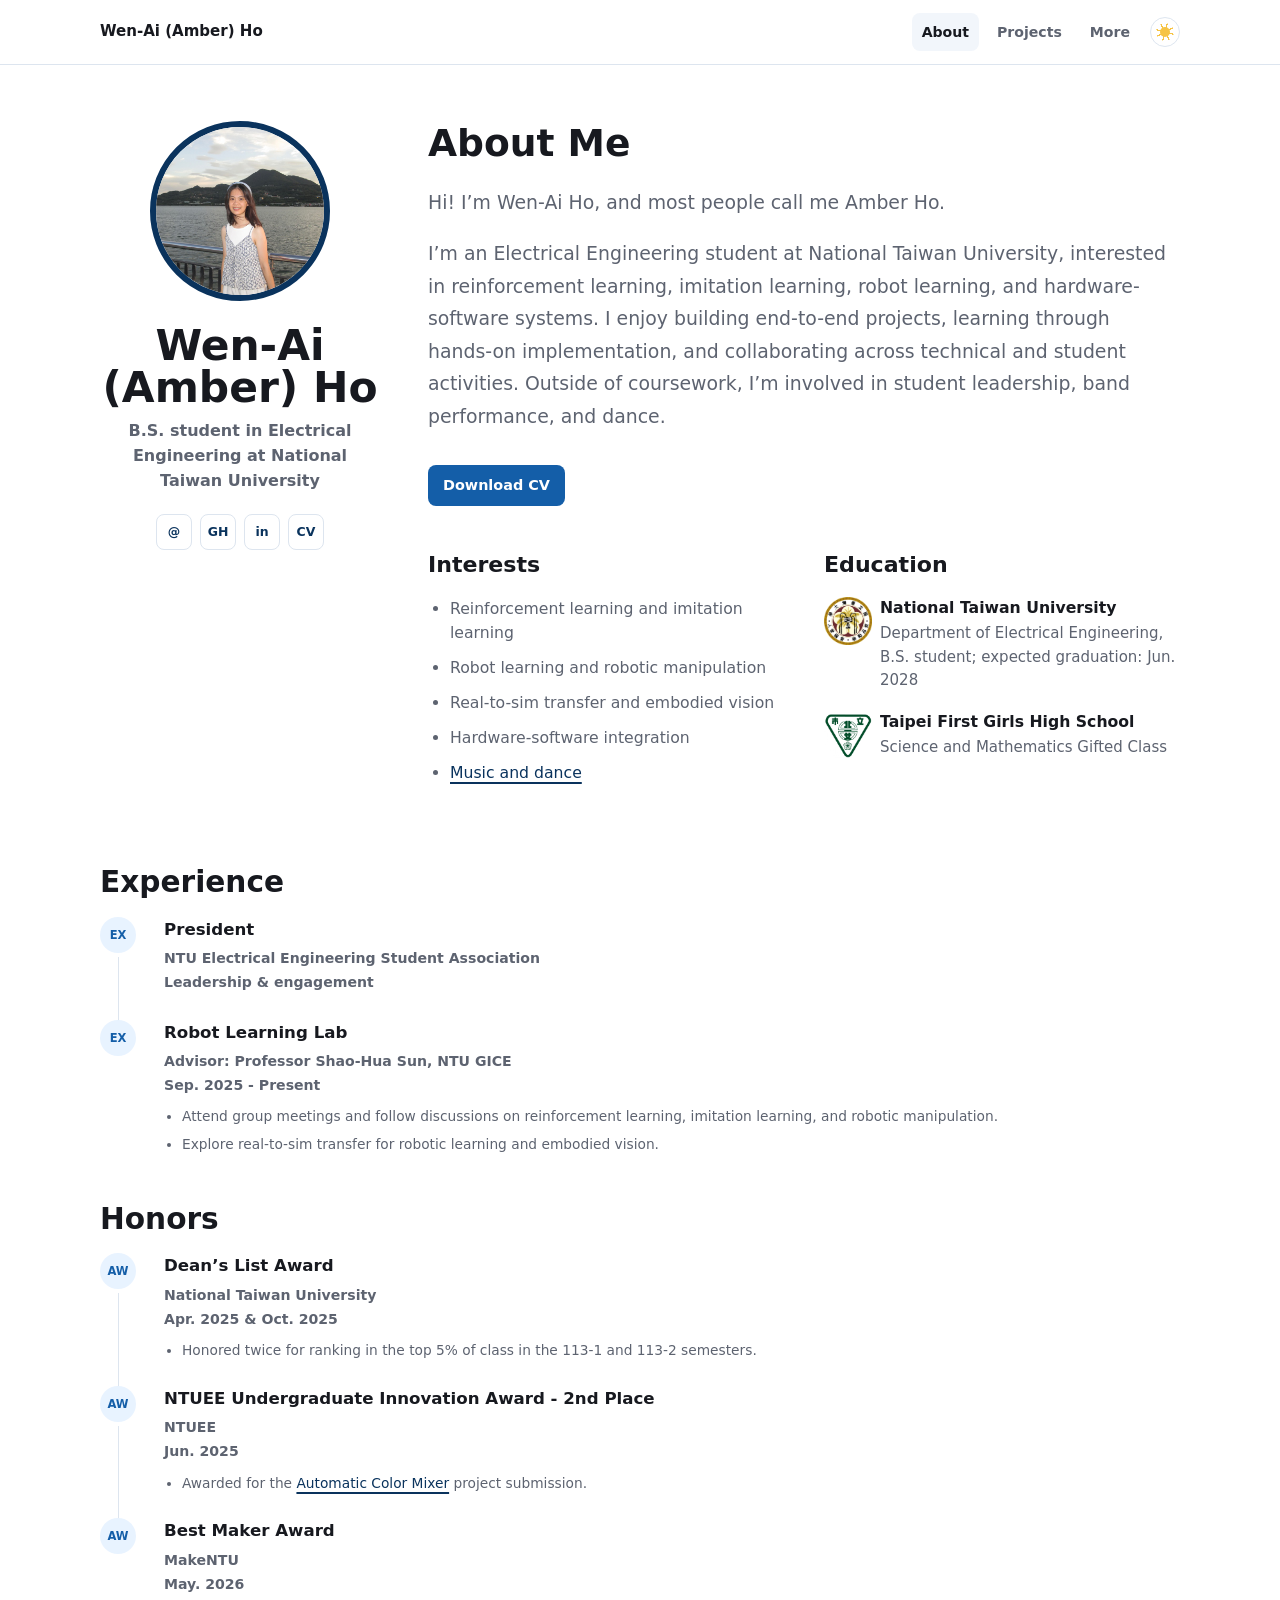
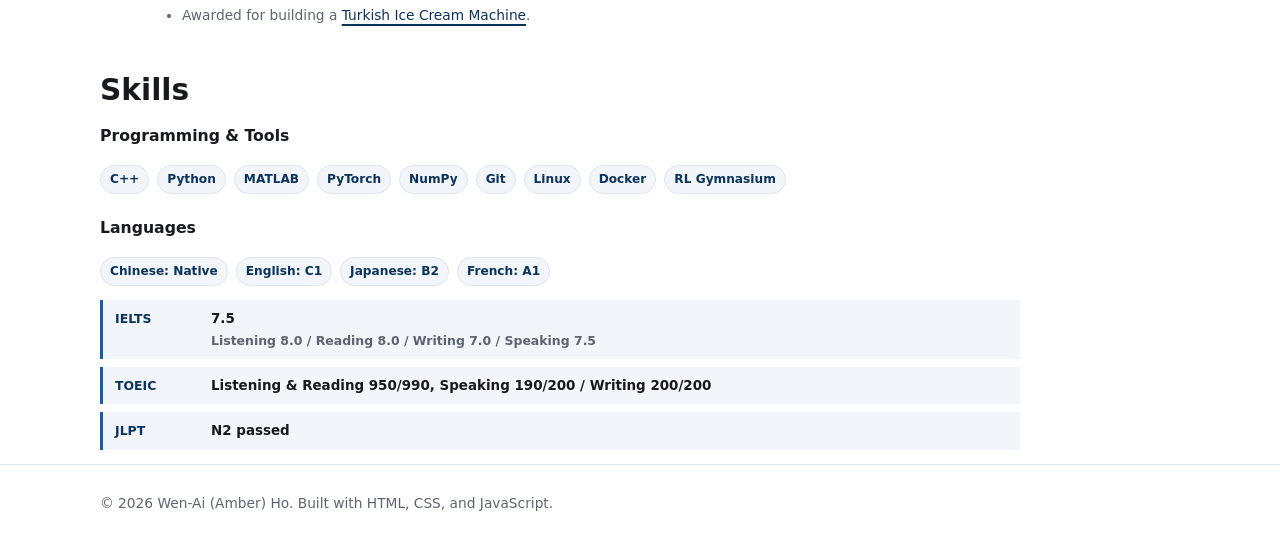
<file: index.html>
<!DOCTYPE html>
<html lang="en">
<head>
  <meta charset="UTF-8">
  <meta name="viewport" content="width=device-width, initial-scale=1.0">
  <title>About | Personal Website</title>
  <link rel="stylesheet" href="assets/css/styles.css">
</head>
<body>
  <header class="site-header">
    <nav class="nav container" aria-label="Main navigation">
      <a class="site-title" href="index.html">Wen-Ai (Amber) Ho</a>
      <div class="nav-actions">
        <div class="nav-links" id="nav-links">
          <a href="index.html">About</a>
          <a href="projects.html">Projects</a>
          <a href="more.html">More</a>
        </div>
        <button class="theme-toggle" type="button" aria-label="Switch color theme"></button>
        <button class="nav-toggle" type="button" aria-label="Open navigation" aria-expanded="false">
          <span></span>
          <span></span>
          <span></span>
        </button>
      </div>
    </nav>
  </header>

  <main>
    <section class="about-hero container">
      <aside class="profile-panel" aria-label="Profile summary">
        <!-- Replace this placeholder with your own profile photo later. -->
        <div class="profile-photo"> <img src="assets/my_pic.jpg" alt="Profile photo"> </div>

        <h1>Wen-Ai (Amber) Ho</h1>
        <p class="profile-field">B.S. student in Electrical Engineering at National Taiwan University</p>

        <!-- Replace # with your real contact and social links. -->
        <div class="social-links" id="contact">
          <a href="mailto:amba101065@gmail.com" aria-label="Email">@</a>
          <a href="https://github.com/amber-ho" aria-label="GitHub">GH</a>
          <a href="#" aria-label="LinkedIn">in</a>
          <a href="assets/CV.pdf" aria-label="Resume or CV">CV</a>
        </div>
      </aside>

      <div class="about-content">
        <div class="about-intro">
          <h2>About Me</h2>
          <p> Hi! I’m Wen-Ai Ho, and most people call me Amber Ho. </p>
          <p>  
            I’m an Electrical Engineering student at National Taiwan University, interested in reinforcement learning,
            imitation learning, robot learning, and hardware-software systems. I enjoy building end-to-end projects,
            learning through hands-on implementation, and collaborating across technical and student activities.
            Outside of coursework, I’m involved in student leadership, band performance, and dance.
          </p>
          <a class="button primary" href="assets/CV.pdf" target="_blank">
            Download CV
          </a>
        </div>

        <div class="about-columns">
          <section>
            <h3>Interests</h3>
            <ul class="simple-list">
              <li>Reinforcement learning and imitation learning</li>
              <li>Robot learning and robotic manipulation</li>
              <li>Real-to-sim transfer and embodied vision</li>
              <li>Hardware-software integration</li>
              <li><a href="more.html#performance">Music and dance</a></li>
            </ul>
          </section>

          <section>
            <h3>Education</h3>
            <div class="summary-list">
              <article>
                <span class="summary-icon logo-icon">
                  <img src="assets/image/NTU.png" alt="National Taiwan University logo">
                </span>
                <div>
                  <h4>National Taiwan University</h4>
                  <p>Department of Electrical Engineering, B.S. student; expected graduation: Jun. 2028</p>
                </div>
              </article>

              <article>
                <span class="summary-icon logo-icon">
                  <img src="assets/image/TFG.png" alt="Taipei First Girls High School logo">
                </span>
                <div>
                  <h4>Taipei First Girls High School</h4>
                  <p>Science and Mathematics Gifted Class</p>
                </div>
              </article>
            </div>
          </section>
        </div>
      </div>
    </section>

    <section class="resume-section container">
      <h2>Experience</h2>
      <div class="timeline">
        <article class="timeline-item">
          <span class="timeline-icon">EX</span>
          <div class="timeline-content">
            <h3>President</h3>
            <p class="timeline-meta">NTU Electrical Engineering Student Association</p>
            <p class="timeline-date">Leadership &amp; engagement</p>
          </div>
        </article>

        <article class="timeline-item">
          <span class="timeline-icon">EX</span>
          <div class="timeline-content">
            <h3>Robot Learning Lab</h3>
            <p class="timeline-meta">Advisor: Professor Shao-Hua Sun, NTU GICE</p>
            <p class="timeline-date">Sep. 2025 - Present</p>
            <ul>
              <li>Attend group meetings and follow discussions on reinforcement learning, imitation learning, and robotic manipulation.</li>
              <li>Explore real-to-sim transfer for robotic learning and embodied vision.</li>
            </ul>
          </div>
        </article>
      </div>
    </section>

    <section class="resume-section container">
      <h2>Honors</h2>
      <div class="timeline">
        <article class="timeline-item">
          <span class="timeline-icon">AW</span>
          <div class="timeline-content">
            <h3>Dean’s List Award</h3>
            <p class="timeline-meta">National Taiwan University</p>
            <p class="timeline-date">Apr. 2025 &amp; Oct. 2025</p>
            <ul>
              <li>Honored twice for ranking in the top 5% of class in the 113-1 and 113-2 semesters.</li>
            </ul>
          </div>
        </article>

        <article class="timeline-item">
          <span class="timeline-icon">AW</span>
          <div class="timeline-content">
            <h3>NTUEE Undergraduate Innovation Award - 2nd Place</h3>
            <p class="timeline-meta">NTUEE</p>
            <p class="timeline-date">Jun. 2025</p>
            <ul>
              <li>Awarded for the <a href="projects.html#color-mixer">Automatic Color Mixer</a> project submission.</li>
            </ul>
          </div>
        </article>

        <article class="timeline-item">
          <span class="timeline-icon">AW</span>
          <div class="timeline-content">
            <h3>Best Maker Award</h3>
            <p class="timeline-meta">MakeNTU</p>
            <p class="timeline-date">May. 2026</p>
            <ul>
              <li>Awarded for building a <a href="projects.html#turkish-ice-cream-machine">Turkish Ice Cream Machine</a>.</li>
            </ul>
          </div>
        </article>
      </div>
    </section>

    <section class="resume-section container">
      <h2>Skills</h2>
      <div class="skill-groups">
        <section>
          <h3>Programming &amp; Tools</h3>
          <ul class="tag-list large-tags">
            <li>C++</li>
            <li>Python</li>
            <li>MATLAB</li>
            <li>PyTorch</li>
            <li>NumPy</li>
            <li>Git</li>
            <li>Linux</li>
            <li>Docker</li>
            <li>RL Gymnasium</li>
          </ul>
        </section>

        <section>
          <h3>Languages</h3>
          <ul class="tag-list large-tags">
            <li>Chinese: Native</li>
            <li>English: C1</li>
            <li>Japanese: B2</li>
            <li>French: A1</li>
          </ul>
          <dl class="language-scores">
            <div>
              <dt>IELTS</dt>
              <dd>7.5 <span>Listening 8.0 / Reading 8.0 / Writing 7.0 / Speaking 7.5</span></dd>
            </div>
            <div>
              <dt>TOEIC</dt>
              <dd>Listening &amp; Reading 950/990, Speaking 190/200 / Writing 200/200</dd>
            </div>
            <div>
              <dt>JLPT</dt>
              <dd>N2 passed</dd>
            </div>
          </dl>
        </section>
      </div>
    </section>
  </main>

  <footer class="site-footer">
    <div class="container">
      <!-- Update the name after you customize the site. -->
      <p>&copy; 2026 Wen-Ai (Amber) Ho. Built with HTML, CSS, and JavaScript.</p>
    </div>
  </footer>

  <script src="assets/js/main.js"></script>
</body>
</html>
</file>
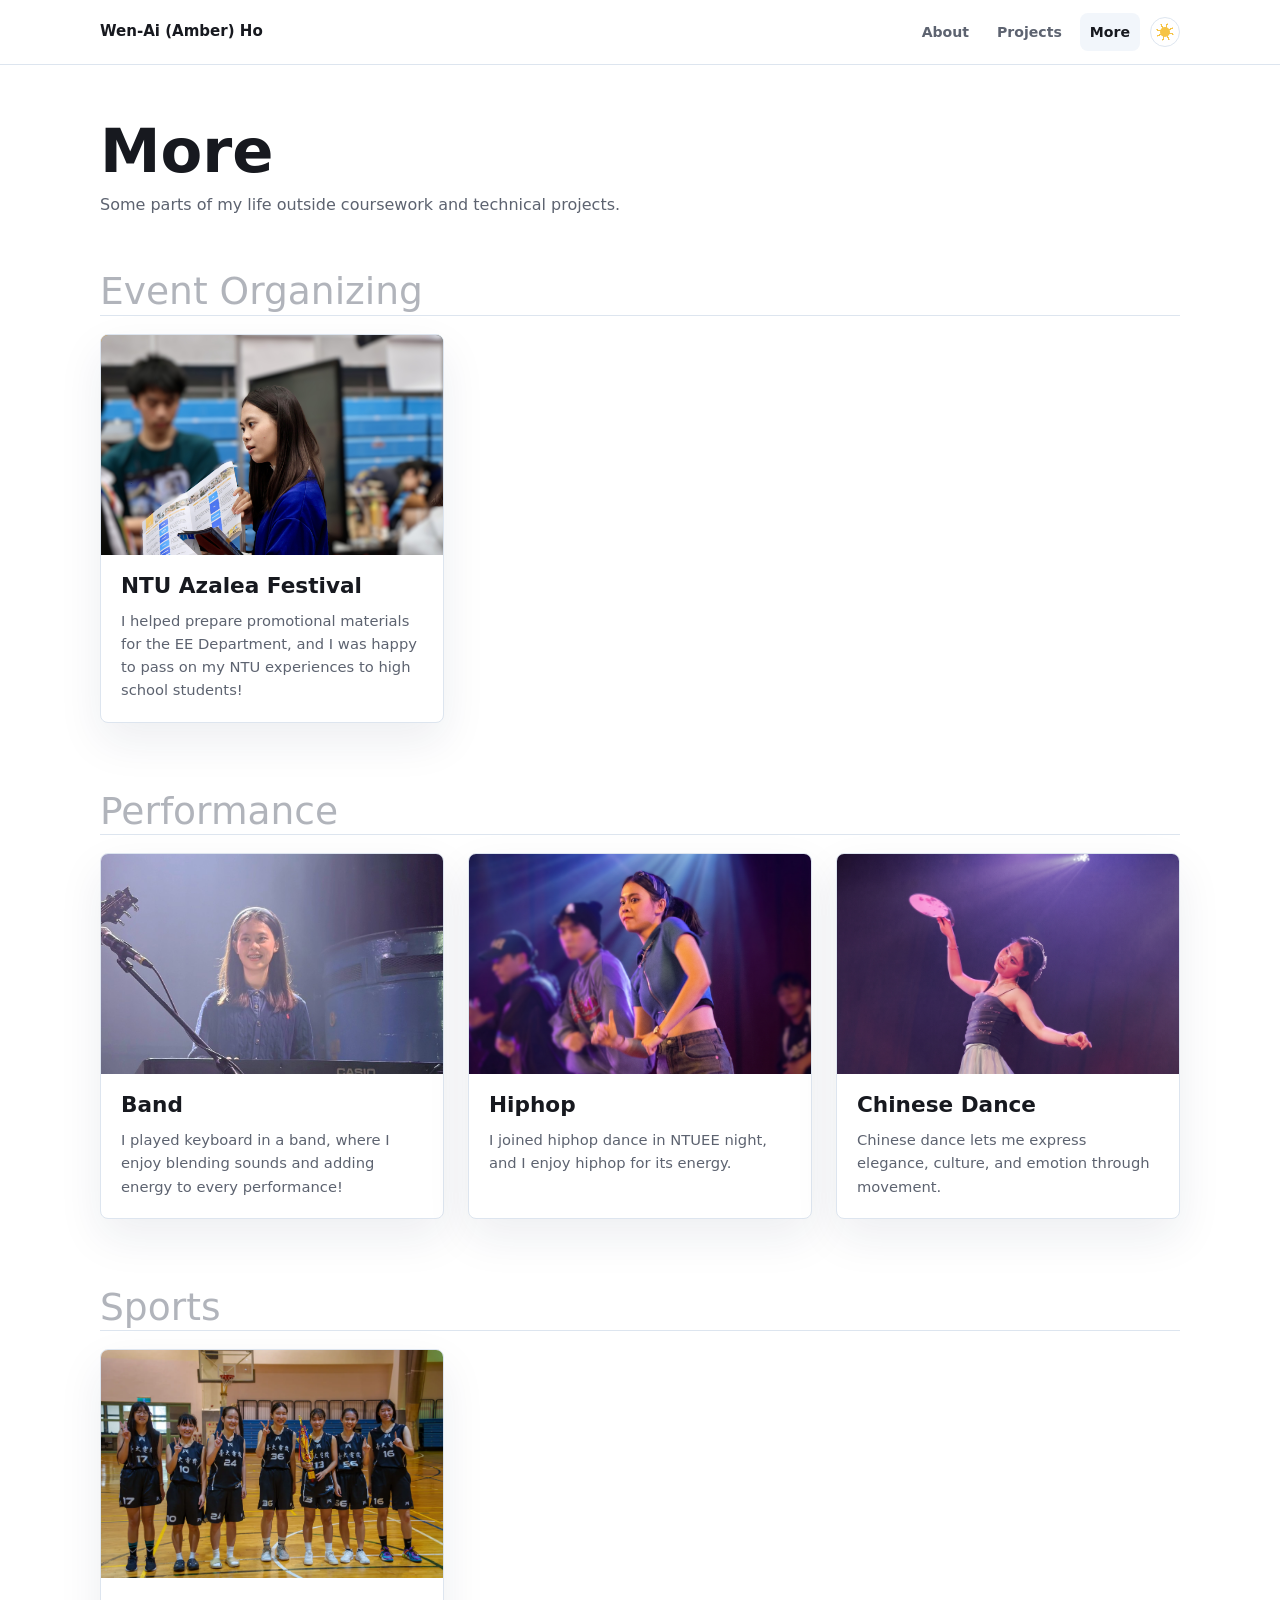
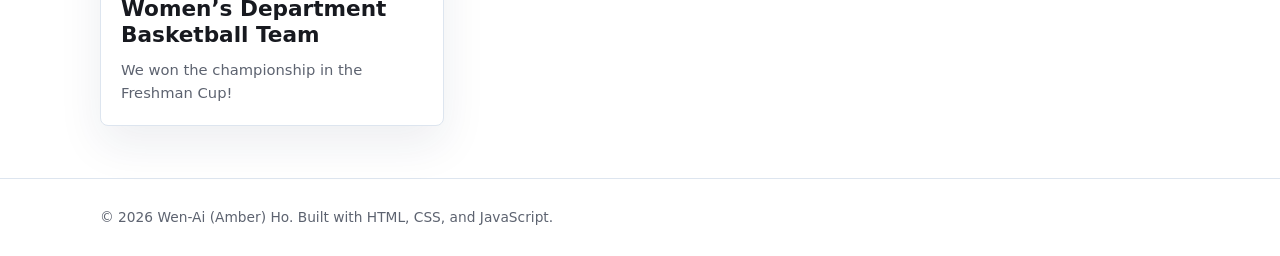
<file: more.html>
<!DOCTYPE html>
<html lang="en">
<head>
  <meta charset="UTF-8">
  <meta name="viewport" content="width=device-width, initial-scale=1.0">
  <title>More | Personal Website</title>
  <link rel="stylesheet" href="assets/css/styles.css">
</head>
<body>
  <header class="site-header">
    <nav class="nav container" aria-label="Main navigation">
      <a class="site-title" href="index.html">Wen-Ai (Amber) Ho</a>
      <div class="nav-actions">
        <div class="nav-links" id="nav-links">
          <a href="index.html">About</a>
          <a href="projects.html">Projects</a>
          <a href="more.html">More</a>
        </div>
        <button class="theme-toggle" type="button" aria-label="Switch color theme"></button>
        <button class="nav-toggle" type="button" aria-label="Open navigation" aria-expanded="false">
          <span></span>
          <span></span>
          <span></span>
        </button>
      </div>
    </nav>
  </header>

  <main>
    <section class="more-header container">
      <h1>More</h1>
      <!-- Edit this intro to describe what you want to collect here. -->
      <p>Some parts of my life outside coursework and technical projects.</p>
    </section>

    <section class="more-showcase container" aria-labelledby="events-heading">
      <div class="category-heading">
        <h2 id="events-heading">Event Organizing</h2>
      </div>
      <div class="activity-grid">
        <article class="activity-card">
          <div class="activity-media event-media">
             <img class="adjustable-photo band-photo" src="assets/image/azalea.jpg" alt="Azalea">
          </div>
          <div class="activity-body">
            <h3>NTU Azalea Festival</h3>
            <p>I helped prepare promotional materials for the EE Department, 
              and I was happy to pass on my NTU experiences to high school students!</p>
          </div>
        </article>
      </div>
    </section>

    <section class="more-showcase container" id="performance" aria-labelledby="performance-heading">
      <div class="category-heading">
        <h2 id="performance-heading">Performance</h2>
      </div>
      <div class="activity-grid">
        <article class="activity-card">
          <div class="activity-media">
            <img class="adjustable-photo band-photo" src="assets/image/band.jpg" alt="Band performance">
          </div>
          <div class="activity-body">
            <h3>Band</h3>
            <p>I played keyboard in a band, where I enjoy blending sounds and adding energy to every performance!</p>
          </div>
        </article>

        <article class="activity-card">
          <div class="activity-media">
            <img class="adjustable-photo hiphop-photo" src="assets/image/hh.png" alt="Hiphop performance">
          </div>
          <div class="activity-body">
            <h3>Hiphop</h3>
            <p>I joined hiphop dance in NTUEE night, and I enjoy hiphop for its energy.</p>
          </div>
        </article>

        <article class="activity-card">
          <div class="activity-media">
            <img class="adjustable-photo chinese-dance-photo" src="assets/image/cd.png" alt="Chinese dance performance">
          </div>
          <div class="activity-body">
            <h3>Chinese Dance</h3>
            <p>Chinese dance lets me express elegance, culture, and emotion through movement.</p>
          </div>
        </article>
      </div>
    </section>

    <section class="more-showcase container" aria-labelledby="sports-heading">
      <div class="category-heading">
        <h2 id="sports-heading">Sports</h2>
      </div>
      <div class="activity-grid">
        <article class="activity-card sports-card">
          <div class="activity-media sports-media">
            <img class="sports-photo" src="assets/image/basket.png" alt="Women’s basketball team">
          </div>
          <div class="activity-body">
            <h3>Women’s Department Basketball Team</h3>
            <p>We won the championship in the Freshman Cup!</p>
          </div>
        </article>
      </div>
    </section>
  </main>

  <footer class="site-footer">
    <div class="container">
      <p>&copy; 2026 Wen-Ai (Amber) Ho. Built with HTML, CSS, and JavaScript.</p>
    </div>
  </footer>

  <script src="assets/js/main.js"></script>
</body>
</html>
</file>
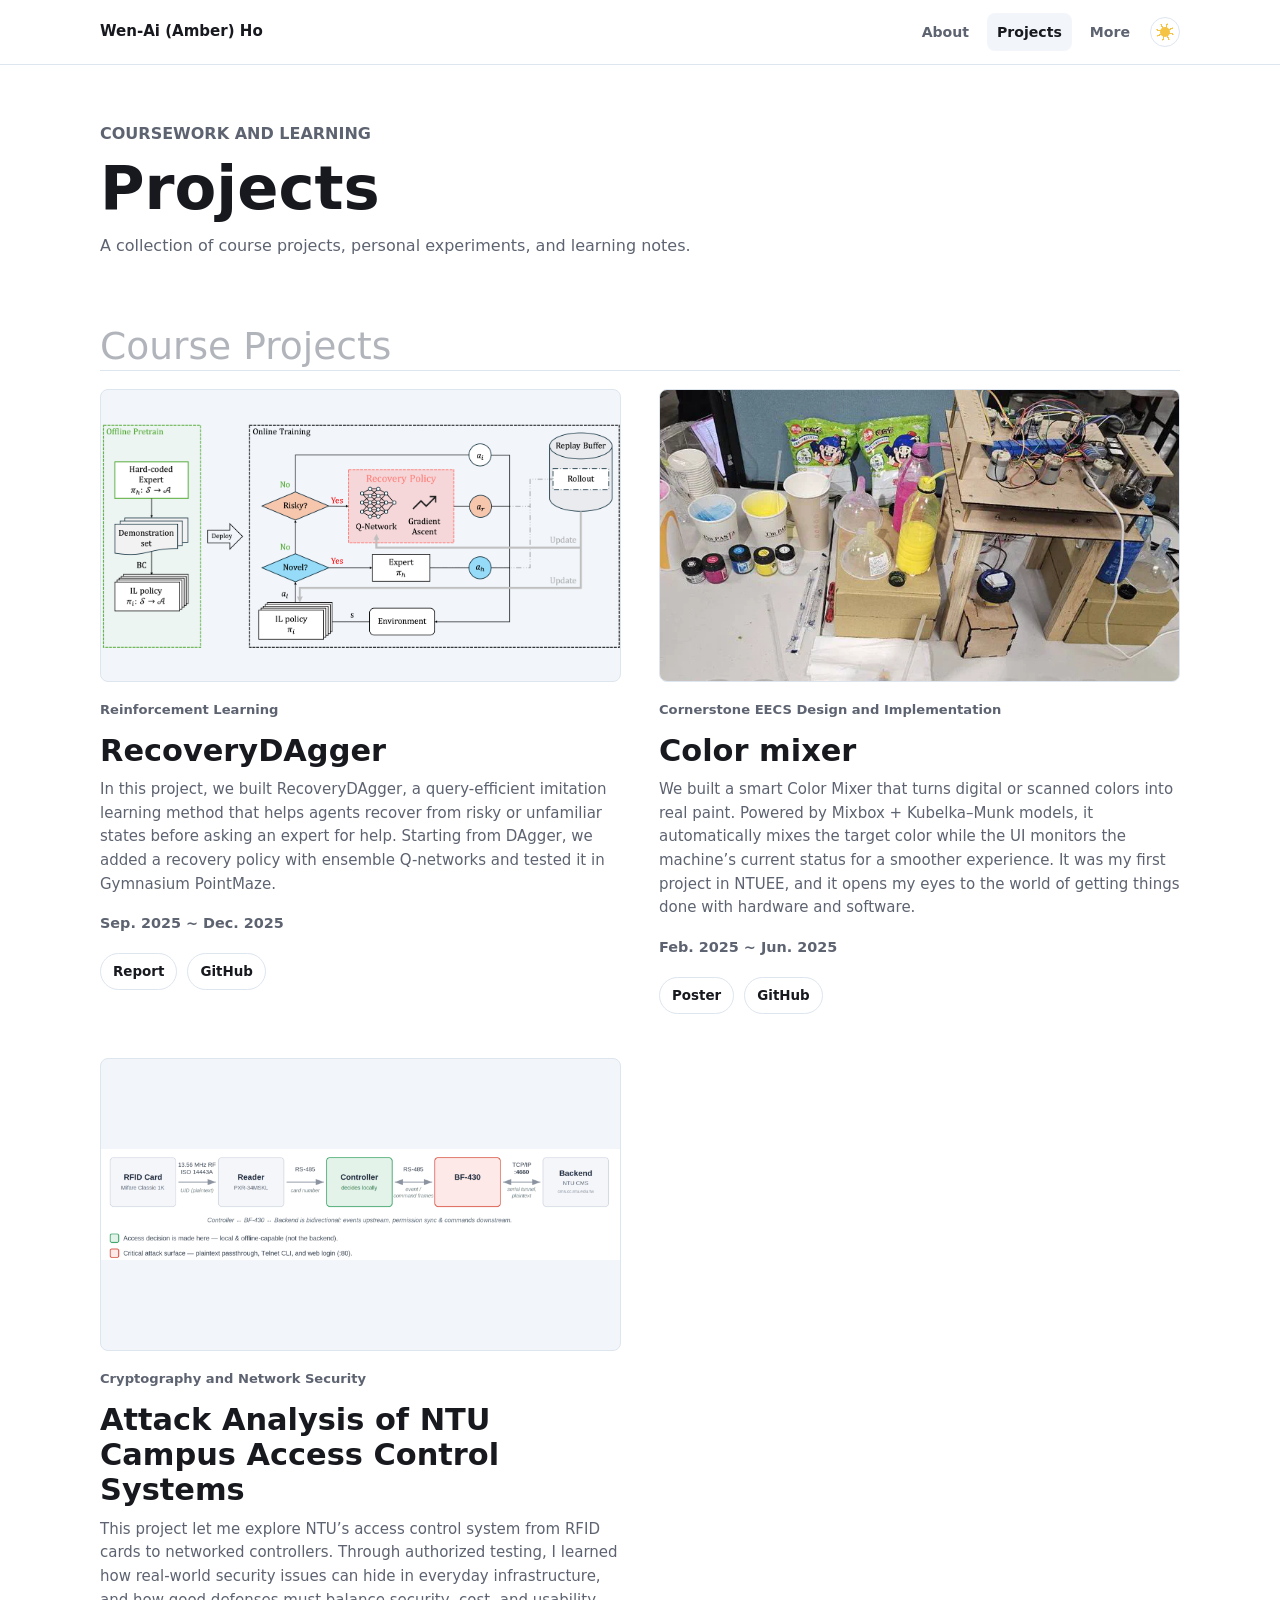
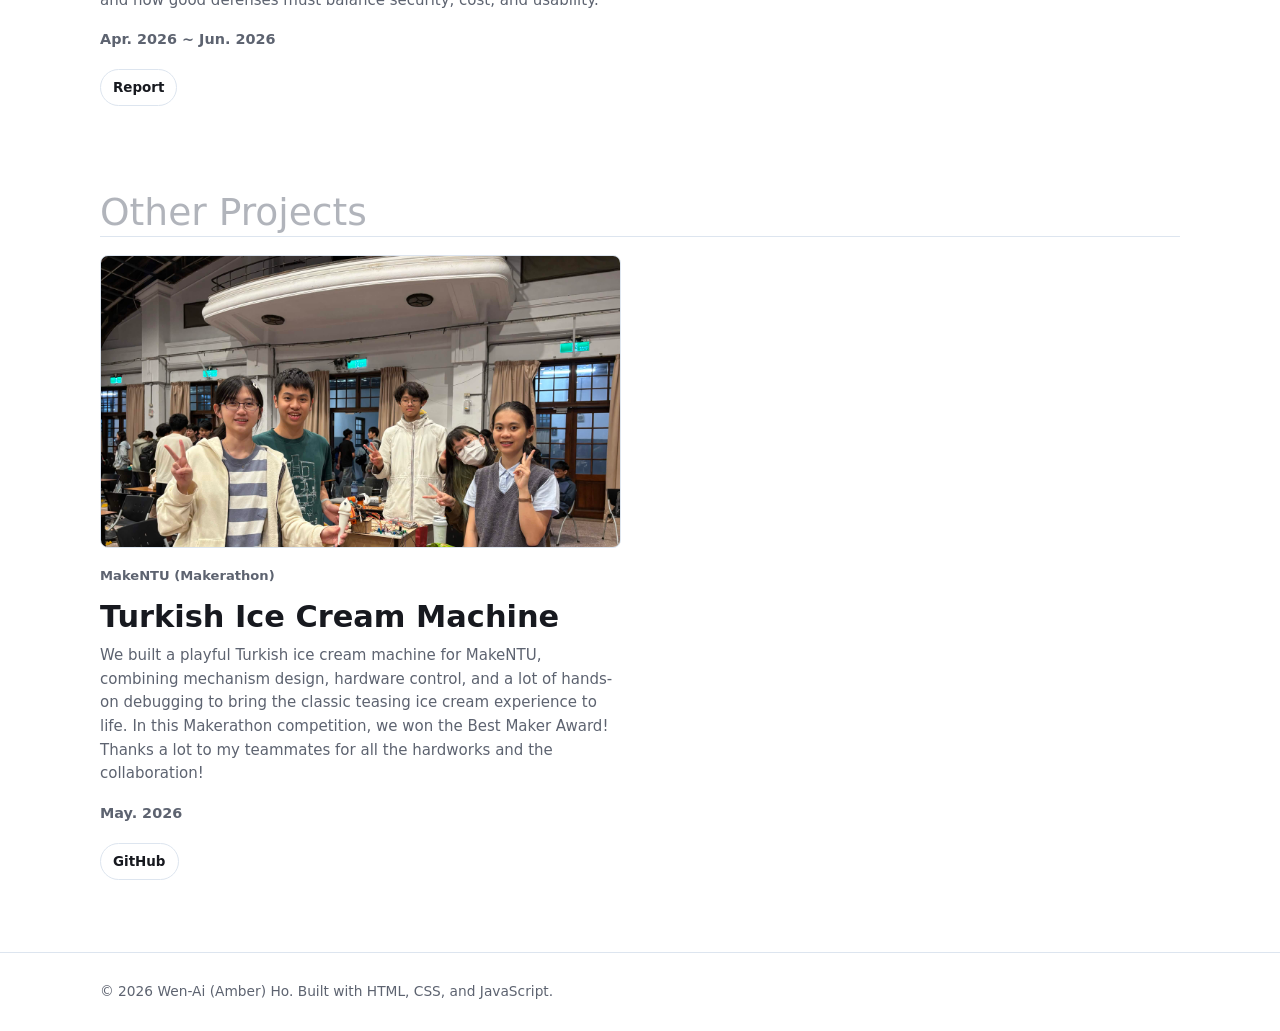
<file: projects.html>
<!DOCTYPE html>
<html lang="en">
<head>
  <meta charset="UTF-8">
  <meta name="viewport" content="width=device-width, initial-scale=1.0">
  <title>Projects | Personal Website</title>
  <link rel="stylesheet" href="assets/css/styles.css">
</head>
<body>
  <header class="site-header">
    <nav class="nav container" aria-label="Main navigation">
      <a class="site-title" href="index.html">Wen-Ai (Amber) Ho</a>
      <div class="nav-actions">
        <div class="nav-links" id="nav-links">
          <a href="index.html">About</a>
          <a href="projects.html">Projects</a>
          <a href="more.html">More</a>
        </div>
        <button class="theme-toggle" type="button" aria-label="Switch color theme"></button>
        <button class="nav-toggle" type="button" aria-label="Open navigation" aria-expanded="false">
          <span></span>
          <span></span>
          <span></span>
        </button>
      </div>
    </nav>
  </header>

  <main>
    <section class="page-header container">
      <p class="eyebrow">Coursework and Learning</p>
      <h1>Projects</h1>
      <!-- Edit this intro to describe the kinds of projects you want to show. -->
      <p>A collection of course projects, personal experiments, and learning notes.</p>
    </section>

    <section class="project-showcase container">
      <div class="project-section-heading">
        <h2>Course Projects</h2>
      </div>
      <div class="project-showcase-grid">
        <article class="project-entry">
          <!-- Replace this block with an image later:
          <div class="project-image"><img src="assets/image/your-project-image.jpg" alt="Project screenshot"></div> -->
          <div class="project-image"><img src="assets/image/archi.png" alt="Project screenshot"></div>
          <div class="project-entry-body">
            <p class="project-category">Reinforcement Learning</p>
            <h2>RecoveryDAgger</h2>
            <p>In this project, we built RecoveryDAgger, a query-efficient imitation learning method that helps agents recover from risky or unfamiliar states before asking an expert for help. 
              Starting from DAgger, we added a recovery policy with ensemble Q-networks and tested it in Gymnasium PointMaze. 
            </p>
            <p class="project-date">Sep. 2025 ~ Dec. 2025</p>
            <div class="project-actions">
              <!-- Replace # with your real report and GitHub links. -->
              <a href="assets/reports/DAgger.pdf">Report</a>
              <a href="https://github.com/NTU-RL2025-02/RecoveryDAgger">GitHub</a>
              <!-- <a href="projects/project-course.html">Process &amp; Reflection</a> -->
            </div>
          </div>
        </article>

        <article class="project-entry" id="color-mixer">
          <!-- Replace this block with an image later:
          <div class="project-image"><img src="assets/image/your-project-image.jpg" alt="Project screenshot"></div> -->
          <div class="project-image"><img src="assets/image/color.png" alt="Project screenshot"></div>
          <div class="project-entry-body">
            <p class="project-category">Cornerstone EECS Design and Implementation</p>
            <h2>Color mixer</h2>
            <p>We built a smart Color Mixer that turns digital or scanned colors into real paint. 
              Powered by Mixbox + Kubelka–Munk models, it automatically mixes the target color while the UI monitors the machine’s current status for a smoother experience.
              It was my first project in NTUEE, and it opens my eyes to the world of getting things done with hardware and software.
            </p>
            <p class="project-date">Feb. 2025 ~ Jun. 2025</p>
            <div class="project-actions">
              <!-- Replace # with your real report and GitHub links. -->
              <a href="assets/reports/colormixer.pdf">Poster</a>
              <a href="https://github.com/AaronWu-train/color-mixer">GitHub</a>
              <!-- <a href="projects/project-course.html">Process &amp; Reflection</a> -->
            </div>
          </div>
        </article>

        <article class="project-entry">
          <!-- Replace this block with an image later:
          <div class="project-image"><img src="assets/image/your-project-image.jpg" alt="Project screenshot"></div> -->
          <div class="project-image"><img src="assets/image/CNS.png" alt="Project screenshot"></div>
          <div class="project-entry-body">
            <p class="project-category">Cryptography and Network Security</p>
            <h2>Attack Analysis of NTU Campus Access Control Systems</h2>
            <p>This project let me explore NTU’s access control system from RFID cards to networked controllers. 
              Through authorized testing, I learned how real-world security issues can hide in everyday infrastructure, and how good defenses must balance security, cost, and usability.
            </p>
            <p class="project-date">Apr. 2026 ~ Jun. 2026</p>
            <div class="project-actions">
              <!-- Replace # with your real report and GitHub links. -->
              <a href="assets/reports/CNS.pdf">Report</a>
              <!-- <a href="projects/project-course.html">Process &amp; Reflection</a> -->
            </div>
          </div>
        </article>
      </div>
    </section>

    <section class="project-showcase container">
      <div class="project-section-heading">
        <h2>Other Projects</h2>
      </div>
      <div class="project-showcase-grid">
        <article class="project-entry" id="turkish-ice-cream-machine">
          <div class="project-image"><img src="assets/image/make_partner.jpg" alt="Turkish ice cream machine project"></div>
          <div class="project-entry-body">
            <p class="project-category">MakeNTU (Makerathon)</p>
            <h2>Turkish Ice Cream Machine</h2>
            <p>We built a playful Turkish ice cream machine for MakeNTU, combining mechanism design, hardware control, 
              and a lot of hands-on debugging to bring the classic teasing ice cream experience to life.
              In this Makerathon competition, we won the Best Maker Award! Thanks a lot to my teammates for all the hardworks and the collaboration!
            </p>
            <p class="project-date">May. 2026</p>
            <div class="project-actions">
              <a href="https://github.com/work-tomorrow/turkish-ice-cream">GitHub</a>
              <!-- <a href="projects/project-course.html">Process &amp; Reflection</a> -->
            </div>
          </div>
        </article>
      </div>
    </section>
  </main>

  <footer class="site-footer">
    <div class="container">
      <p>&copy; 2026 Wen-Ai (Amber) Ho. Built with HTML, CSS, and JavaScript.</p>
    </div>
  </footer>

  <script src="assets/js/main.js"></script>
</body>
</html>
</file>
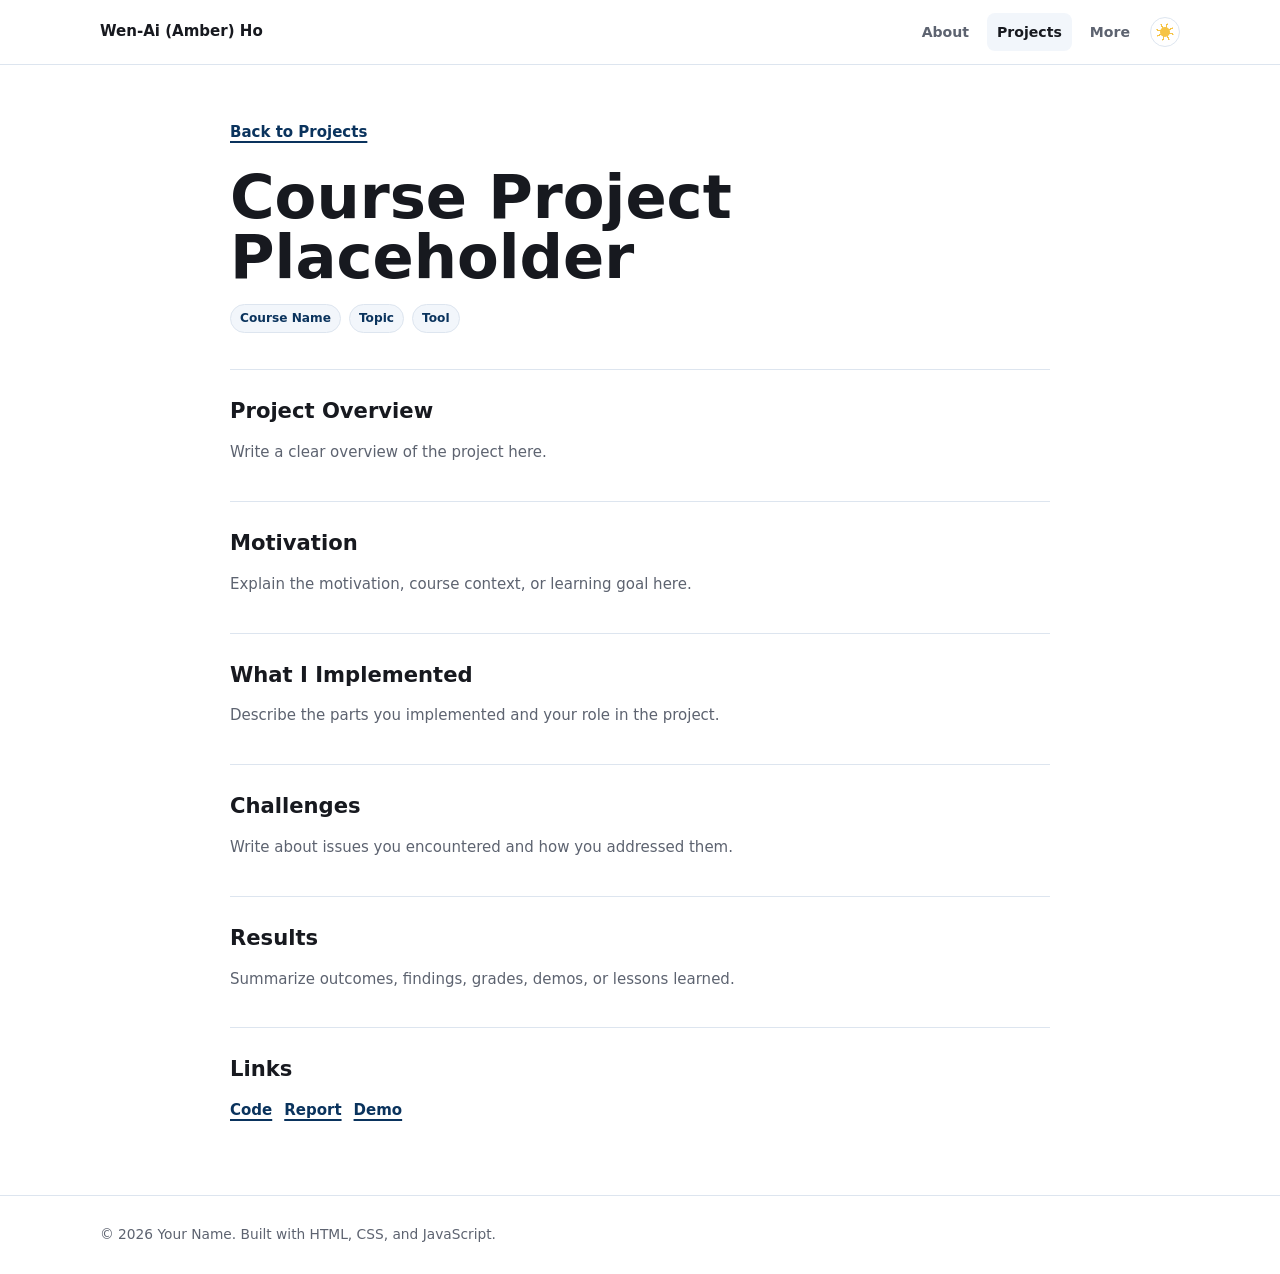
<file: projects/project-course.html>
<!DOCTYPE html>
<html lang="en">
<head>
  <meta charset="UTF-8">
  <meta name="viewport" content="width=device-width, initial-scale=1.0">
  <title>Course Project Placeholder | Personal Website</title>
  <link rel="stylesheet" href="../assets/css/styles.css">
</head>
<body>
  <header class="site-header">
    <nav class="nav container" aria-label="Main navigation">
      <a class="site-title" href="../index.html">Wen-Ai (Amber) Ho</a>
      <div class="nav-actions">
        <div class="nav-links" id="nav-links">
          <a href="../index.html">About</a>
          <a href="../projects.html">Projects</a>
          <a href="../more.html">More</a>
        </div>
        <button class="theme-toggle" type="button" aria-label="Switch color theme"></button>
        <button class="nav-toggle" type="button" aria-label="Open navigation" aria-expanded="false">
          <span></span>
          <span></span>
          <span></span>
        </button>
      </div>
    </nav>
  </header>

  <main>
    <article class="project-detail container">
      <a class="back-link" href="../projects.html">Back to Projects</a>
      <!-- Replace the title and tags with your real project information. -->
      <h1>Course Project Placeholder</h1>
      <ul class="tag-list">
        <li>Course Name</li>
        <li>Topic</li>
        <li>Tool</li>
      </ul>

      <section>
        <h2>Project Overview</h2>
        <!-- Describe what the project is about. -->
        <p>Write a clear overview of the project here.</p>
      </section>

      <section>
        <h2>Motivation</h2>
        <!-- Explain why you chose or were assigned this project. -->
        <p>Explain the motivation, course context, or learning goal here.</p>
      </section>

      <section>
        <h2>What I Implemented</h2>
        <!-- List the main features, methods, or experiments you built. -->
        <p>Describe the parts you implemented and your role in the project.</p>
      </section>

      <section>
        <h2>Challenges</h2>
        <!-- Add technical or project-management challenges here. -->
        <p>Write about issues you encountered and how you addressed them.</p>
      </section>

      <section>
        <h2>Results</h2>
        <!-- Add results, screenshots, metrics, or conclusions here. -->
        <p>Summarize outcomes, findings, grades, demos, or lessons learned.</p>
      </section>

      <section>
        <h2>Links</h2>
        <!-- Replace # with links to code, reports, slides, demos, or videos. -->
        <div class="link-list">
          <a href="#">Code</a>
          <a href="#">Report</a>
          <a href="#">Demo</a>
        </div>
      </section>
    </article>
  </main>

  <footer class="site-footer">
    <div class="container">
      <p>&copy; 2026 Your Name. Built with HTML, CSS, and JavaScript.</p>
    </div>
  </footer>

  <script src="../assets/js/main.js"></script>
</body>
</html>
</file>
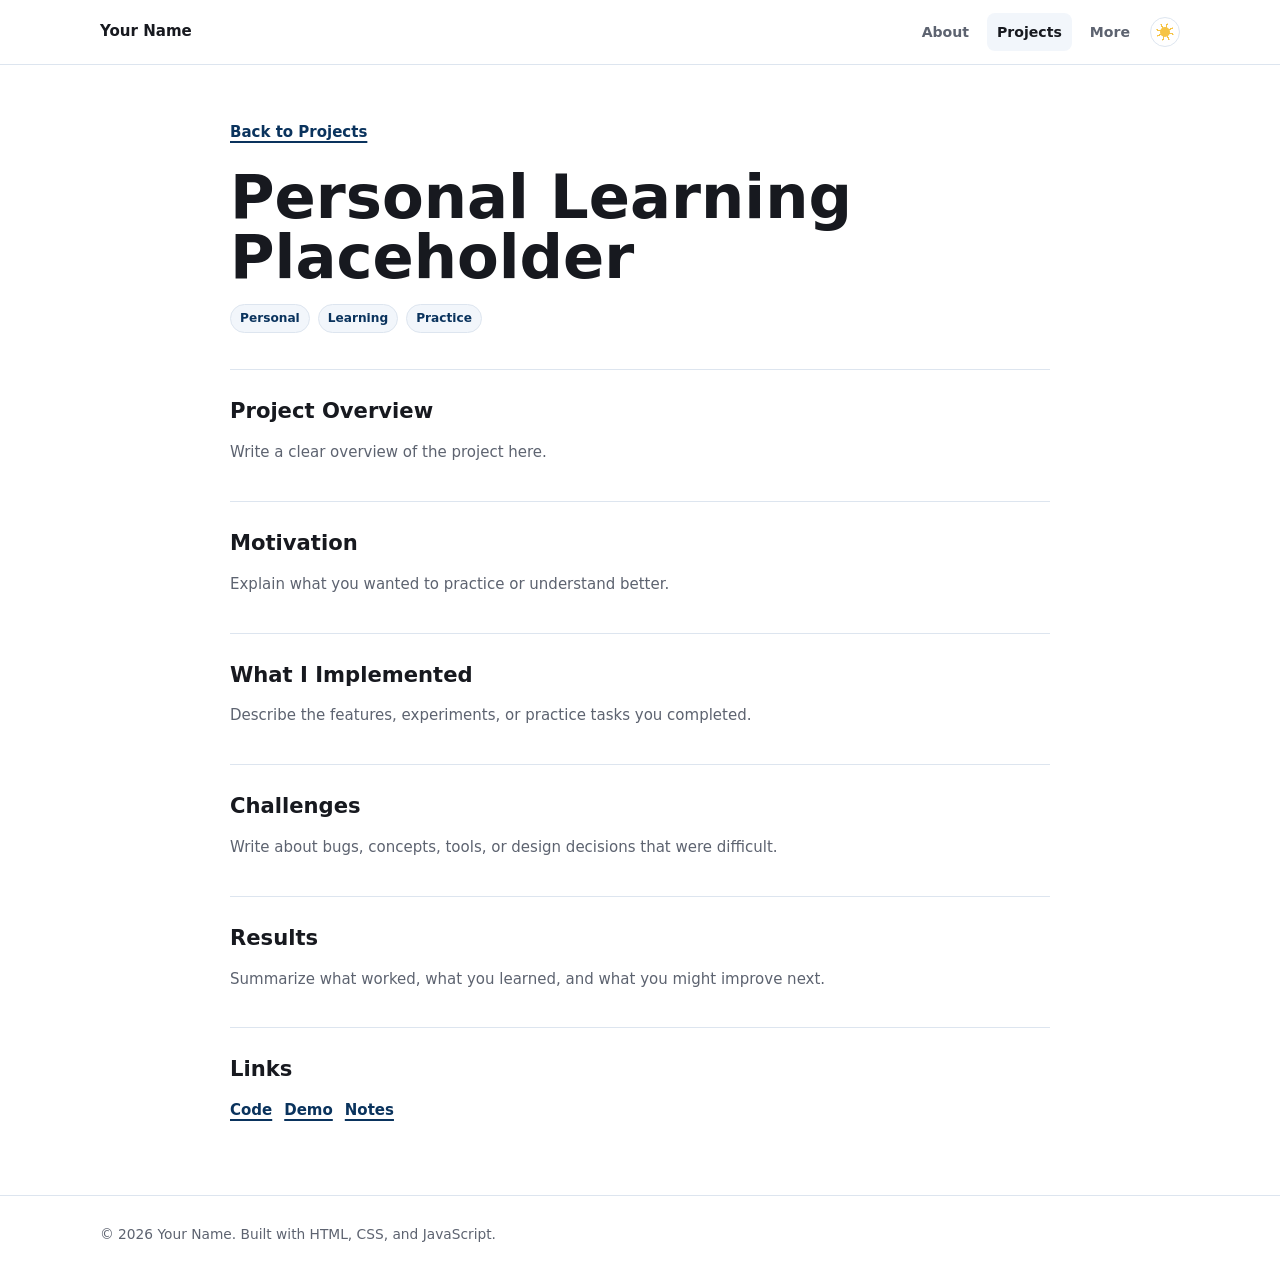
<file: projects/project-learning.html>
<!DOCTYPE html>
<html lang="en">
<head>
  <meta charset="UTF-8">
  <meta name="viewport" content="width=device-width, initial-scale=1.0">
  <title>Personal Learning Placeholder | Personal Website</title>
  <link rel="stylesheet" href="../assets/css/styles.css">
</head>
<body>
  <header class="site-header">
    <nav class="nav container" aria-label="Main navigation">
      <a class="site-title" href="../index.html">Your Name</a>
      <div class="nav-actions">
        <div class="nav-links" id="nav-links">
          <a href="../index.html">About</a>
          <a href="../projects.html">Projects</a>
          <a href="../more.html">More</a>
        </div>
        <button class="theme-toggle" type="button" aria-label="Switch color theme"></button>
        <button class="nav-toggle" type="button" aria-label="Open navigation" aria-expanded="false">
          <span></span>
          <span></span>
          <span></span>
        </button>
      </div>
    </nav>
  </header>

  <main>
    <article class="project-detail container">
      <a class="back-link" href="../projects.html">Back to Projects</a>
      <!-- Replace the title and tags with your real project information. -->
      <h1>Personal Learning Placeholder</h1>
      <ul class="tag-list">
        <li>Personal</li>
        <li>Learning</li>
        <li>Practice</li>
      </ul>

      <section>
        <h2>Project Overview</h2>
        <!-- Describe what the project is about. -->
        <p>Write a clear overview of the project here.</p>
      </section>

      <section>
        <h2>Motivation</h2>
        <!-- Explain why you wanted to learn this topic. -->
        <p>Explain what you wanted to practice or understand better.</p>
      </section>

      <section>
        <h2>What I Implemented</h2>
        <!-- List the main features, methods, or experiments you built. -->
        <p>Describe the features, experiments, or practice tasks you completed.</p>
      </section>

      <section>
        <h2>Challenges</h2>
        <!-- Add technical or learning challenges here. -->
        <p>Write about bugs, concepts, tools, or design decisions that were difficult.</p>
      </section>

      <section>
        <h2>Results</h2>
        <!-- Add results, screenshots, metrics, or conclusions here. -->
        <p>Summarize what worked, what you learned, and what you might improve next.</p>
      </section>

      <section>
        <h2>Links</h2>
        <!-- Replace # with links to code, reports, slides, demos, or videos. -->
        <div class="link-list">
          <a href="#">Code</a>
          <a href="#">Demo</a>
          <a href="#">Notes</a>
        </div>
      </section>
    </article>
  </main>

  <footer class="site-footer">
    <div class="container">
      <p>&copy; 2026 Your Name. Built with HTML, CSS, and JavaScript.</p>
    </div>
  </footer>

  <script src="../assets/js/main.js"></script>
</body>
</html>
</file>
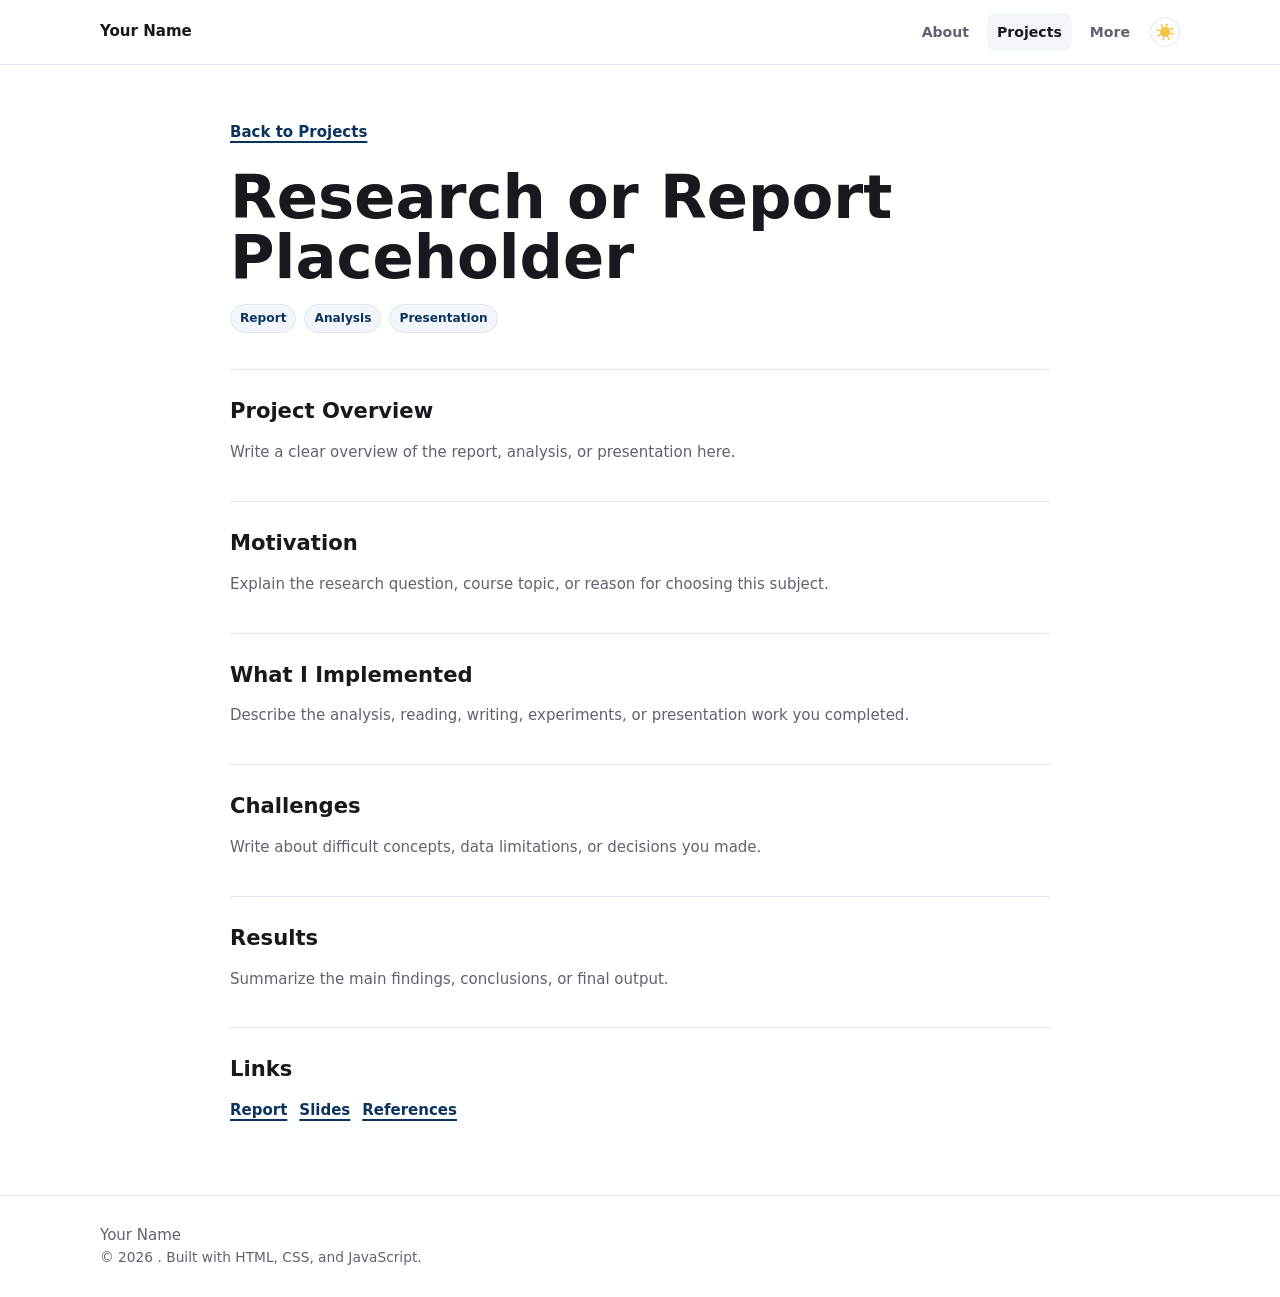
<file: projects/project-report.html>
<!DOCTYPE html>
<html lang="en">
<head>
  <meta charset="UTF-8">
  <meta name="viewport" content="width=device-width, initial-scale=1.0">
  <title>Research or Report Placeholder | Personal Website</title>
  <link rel="stylesheet" href="../assets/css/styles.css">
</head>
<body>
  <header class="site-header">
    <nav class="nav container" aria-label="Main navigation">
      <a class="site-title" href="../index.html">Your Name</a>
      <div class="nav-actions">
        <div class="nav-links" id="nav-links">
          <a href="../index.html">About</a>
          <a href="../projects.html">Projects</a>
          <a href="../more.html">More</a>
        </div>
        <button class="theme-toggle" type="button" aria-label="Switch color theme"></button>
        <button class="nav-toggle" type="button" aria-label="Open navigation" aria-expanded="false">
          <span></span>
          <span></span>
          <span></span>
        </button>
      </div>
    </nav>
  </header>

  <main>
    <article class="project-detail container">
      <a class="back-link" href="../projects.html">Back to Projects</a>
      <!-- Replace the title and tags with your real project information. -->
      <h1>Research or Report Placeholder</h1>
      <ul class="tag-list">
        <li>Report</li>
        <li>Analysis</li>
        <li>Presentation</li>
      </ul>

      <section>
        <h2>Project Overview</h2>
        <!-- Describe what the report or research project is about. -->
        <p>Write a clear overview of the report, analysis, or presentation here.</p>
      </section>

      <section>
        <h2>Motivation</h2>
        <!-- Explain the question or topic you wanted to explore. -->
        <p>Explain the research question, course topic, or reason for choosing this subject.</p>
      </section>

      <section>
        <h2>What I Implemented</h2>
        <!-- Describe your methods, analysis, review process, or contribution. -->
        <p>Describe the analysis, reading, writing, experiments, or presentation work you completed.</p>
      </section>

      <section>
        <h2>Challenges</h2>
        <!-- Add research, writing, or technical challenges here. -->
        <p>Write about difficult concepts, data limitations, or decisions you made.</p>
      </section>

      <section>
        <h2>Results</h2>
        <!-- Add conclusions, findings, screenshots, or final outputs here. -->
        <p>Summarize the main findings, conclusions, or final output.</p>
      </section>

      <section>
        <h2>Links</h2>
        <!-- Replace # with links to code, reports, slides, demos, or videos. -->
        <div class="link-list">
          <a href="#">Report</a>
          <a href="#">Slides</a>
          <a href="#">References</a>
        </div>
      </section>
    </article>
  </main>

  <footer class="site-footer">
    <div class="container">Your Name
      <p>&copy; 2026 . Built with HTML, CSS, and JavaScript.</p>
    </div>
  </footer>

  <script src="../assets/js/main.js"></script>
</body>
</html>
</file>
<file: assets/css/styles.css>
:root {
  color-scheme: light;
  --bg: #ffffff;
  --surface: #ffffff;
  --surface-muted: #f2f6fb;
  --text: #17191f;
  --muted: #5d6370;
  --line: #dde5ef;
  --accent: #145ea8;
  --accent-dark: #0a335d;
  --accent-soft: #e8f3ff;
  --focus: #8a5cf6;
  --header-bg: rgba(255, 255, 255, 0.92);
  --shadow: 0 18px 45px rgba(20, 43, 72, 0.08);
}

[data-theme="dark"] {
  color-scheme: dark;
  --bg: #14161b;
  --surface: #1b1e25;
  --surface-muted: #252a33;
  --text: #f4f7fb;
  --muted: #c2c8d1;
  --line: #333947;
  --accent: #7db7ff;
  --accent-dark: #b8d8ff;
  --accent-soft: #183554;
  --focus: #b99cff;
  --header-bg: rgba(20, 22, 27, 0.92);
  --shadow: 0 18px 45px rgba(0, 0, 0, 0.28);
}

* {
  box-sizing: border-box;
}

html {
  scroll-behavior: smooth;
}

body {
  margin: 0;
  min-height: 100vh;
  color: var(--text);
  background: var(--bg);
  font-family: Inter, ui-sans-serif, system-ui, -apple-system, BlinkMacSystemFont, "Segoe UI", sans-serif;
  font-size: 15px;
  line-height: 1.58;
}

a {
  color: inherit;
}

a:focus-visible,
button:focus-visible {
  outline: 3px solid var(--focus);
  outline-offset: 3px;
}

.container {
  width: min(1080px, calc(100% - 32px));
  margin: 0 auto;
}

.site-header {
  position: sticky;
  top: 0;
  z-index: 10;
  background: var(--header-bg);
  border-bottom: 1px solid var(--line);
  backdrop-filter: blur(14px);
}

.nav {
  display: flex;
  align-items: center;
  justify-content: space-between;
  min-height: 64px;
  gap: 24px;
}

.nav-actions {
  display: flex;
  align-items: center;
  gap: 10px;
}

.site-title {
  color: var(--text);
  font-size: 0.94rem;
  font-weight: 800;
  text-decoration: none;
}

.nav-links {
  display: flex;
  align-items: center;
  gap: 8px;
}

.nav-links a {
  border-radius: 8px;
  color: var(--muted);
  font-size: 0.88rem;
  font-weight: 700;
  padding: 8px 10px;
  text-decoration: none;
}

.nav-links a:hover,
.nav-links a.active {
  background: var(--surface-muted);
  color: var(--text);
}

.nav-toggle {
  display: none;
  width: 42px;
  height: 42px;
  align-items: center;
  justify-content: center;
  border: 1px solid var(--line);
  border-radius: 8px;
  background: var(--surface);
  cursor: pointer;
}

.theme-toggle {
  position: relative;
  width: 30px;
  height: 30px;
  border: 1px solid var(--line);
  border-radius: 50%;
  background: var(--surface);
  color: var(--text);
  cursor: pointer;
  display: inline-grid;
  place-items: center;
  padding: 0;
}

.theme-toggle:hover {
  border-color: var(--accent);
  background: var(--surface-muted);
}

.theme-toggle::before {
  content: "";
  position: relative;
  z-index: 1;
  width: 10px;
  height: 10px;
  border-radius: 50%;
  background: #f6c445;
}

.theme-toggle::after {
  content: "";
  position: absolute;
  width: 18px;
  height: 18px;
  border-radius: 50%;
  background: repeating-conic-gradient(
    from 11deg,
    #f6c445 0deg 10deg,
    transparent 10deg 45deg
  );
}

[data-theme="dark"] .theme-toggle::before {
  width: 12px;
  height: 12px;
  background: #ffffff;
  box-shadow: inset -4px 0 0 0 var(--surface);
}

[data-theme="dark"] .theme-toggle::after {
  display: none;
}

.nav-toggle span {
  display: block;
  width: 18px;
  height: 2px;
  margin: 3px 0;
  background: var(--text);
}

.hero,
.page-header {
  padding: 56px 0 38px;
}

.hero {
  min-height: 420px;
  display: grid;
  align-content: center;
}

.eyebrow {
  margin: 0 0 12px;
  color: var(--accent);
  font-size: 0.68rem;
  font-weight: 800;
  letter-spacing: 0;
  text-transform: uppercase;
}

h1,
h2,
h3,
p {
  margin-top: 0;
}

h1 {
  max-width: 780px;
  margin-bottom: 14px;
  font-size: clamp(2rem, 5.5vw, 3.8rem);
  line-height: 1;
}

h2 {
  font-size: 1.32rem;
  line-height: 1.2;
}

h3 {
  font-size: 1rem;
}

.hero-text,
.page-header p {
  max-width: 720px;
  color: var(--muted);
  font-size: 1rem;
}

.hero-actions {
  display: flex;
  flex-wrap: wrap;
  gap: 12px;
  margin-top: 14px;
}

.about-hero {
  display: grid;
  grid-template-columns: 280px minmax(0, 1fr);
  gap: 48px;
  padding: 56px 0 48px;
}

.profile-panel {
  align-self: start;
  text-align: center;
}

.profile-photo {
  width: 180px;
  height: 180px;
  display: grid;
  place-items: center;
  margin: 0 auto 24px;
  border: 6px solid var(--accent-dark);
  border-radius: 50%;
  background: var(--accent-soft);
  color: var(--accent-dark);
  font-size: 0.88rem;
  font-weight: 800;
  overflow: hidden;
}

.profile-photo img {
  width: 100%;
  height: 100%;
  display: block;
  object-fit: cover;
}

.profile-panel h1 {
  margin-bottom: 8px;
  font-size: clamp(2rem, 4.6vw, 2.65rem);
}

.profile-role,
.profile-field {
  margin-bottom: 6px;
  color: var(--text);
  font-size: 1rem;
  font-weight: 800;
}

.profile-field {
  color: var(--muted);
  font-weight: 700;
}

.social-links {
  display: flex;
  justify-content: center;
  flex-wrap: wrap;
  gap: 8px;
  margin-top: 20px;
}

.social-links a {
  width: 36px;
  height: 36px;
  display: inline-grid;
  place-items: center;
  border: 1px solid var(--line);
  border-radius: 8px;
  background: var(--surface);
  color: var(--accent-dark);
  font-size: 0.78rem;
  font-weight: 900;
  text-decoration: none;
}

.social-links a:hover {
  border-color: var(--accent);
  background: var(--accent-soft);
}

.about-content {
  min-width: 0;
}

.about-intro {
  max-width: 820px;
}

.about-intro h2,
.resume-section h2 {
  margin-bottom: 20px;
  font-size: clamp(1.65rem, 3.8vw, 2.35rem);
}

.resume-section h2 {
  margin-bottom: 16px;
  font-size: clamp(1.35rem, 3vw, 1.85rem);
}

.about-intro p {
  color: var(--muted);
  font-size: clamp(1rem, 1.5vw, 1.18rem);
  line-height: 1.72;
}

.about-intro .button {
  margin-top: 14px;
}

.about-columns {
  display: grid;
  grid-template-columns: repeat(2, minmax(0, 1fr));
  gap: 40px;
  margin-top: 42px;
}

.about-columns h3 {
  margin-bottom: 14px;
  font-size: 1.38rem;
}

.simple-list {
  margin: 0;
  padding-left: 22px;
  color: var(--muted);
  font-size: 0.98rem;
}

.simple-list li + li {
  margin-top: 10px;
}

.simple-list a,
.timeline-content a {
  color: var(--accent-dark);
  text-decoration-thickness: 2px;
  text-underline-offset: 4px;
}

.summary-list {
  display: grid;
  gap: 18px;
}

.summary-list article {
  display: grid;
  grid-template-columns: 42px minmax(0, 1fr);
  gap: 14px;
  align-items: start;
}

.summary-icon,
.timeline-icon {
  display: inline-grid;
  place-items: center;
  border-radius: 50%;
  background: var(--accent-soft);
  color: var(--accent);
  font-size: 0.72rem;
  font-weight: 900;
}

.summary-icon {
  width: 32px;
  height: 32px;
}

.summary-list h4 {
  margin: 0 0 4px;
  font-size: 0.98rem;
  line-height: 1.35;
}

.summary-list p {
  margin: 0;
  color: var(--muted);
}

.resume-section {
  padding: 32px 0 14px;
}

.timeline {
  display: grid;
  gap: 24px;
  max-width: 940px;
}

.timeline-item {
  position: relative;
  display: grid;
  grid-template-columns: 48px minmax(0, 1fr);
  gap: 16px;
}

.timeline-item::before {
  content: "";
  position: absolute;
  top: 40px;
  bottom: -28px;
  left: 18px;
  width: 1px;
  background: var(--line);
}

.timeline-item:last-child::before {
  display: none;
}

.timeline-icon {
  position: relative;
  z-index: 1;
  width: 36px;
  height: 36px;
}

.timeline-content h3 {
  margin-bottom: 4px;
  font-size: 1.04rem;
}

.timeline-meta,
.timeline-date {
  margin-bottom: 2px;
  color: var(--muted);
  font-size: 0.88rem;
  font-weight: 700;
}

.timeline-content ul {
  margin: 10px 0 0;
  padding-left: 18px;
  color: var(--muted);
  font-size: 0.86rem;
}

.timeline-content li + li {
  margin-top: 6px;
}

.large-tags {
  max-width: 920px;
}

.skill-groups {
  display: grid;
  gap: 22px;
}

.skill-groups h3 {
  margin-bottom: 10px;
  color: var(--text);
  font-size: 0.98rem;
}

.language-scores {
  display: grid;
  gap: 8px;
  max-width: 920px;
  margin: 14px 0 0;
}

.language-scores div {
  display: grid;
  grid-template-columns: 84px minmax(0, 1fr);
  gap: 12px;
  align-items: baseline;
  border-left: 3px solid var(--accent);
  background: var(--surface-muted);
  padding: 8px 12px;
}

.language-scores dt,
.language-scores dd {
  margin: 0;
}

.language-scores dt {
  color: var(--accent-dark);
  font-size: 0.78rem;
  font-weight: 800;
  text-transform: uppercase;
}

.language-scores dd {
  color: var(--text);
  font-size: 0.84rem;
  font-weight: 700;
}

.language-scores span {
  display: block;
  margin-top: 2px;
  color: var(--muted);
  font-size: 0.78rem;
  font-weight: 600;
}

.button {
  display: inline-flex;
  align-items: center;
  justify-content: center;
  min-height: 38px;
  border: 1px solid transparent;
  border-radius: 8px;
  font-size: 0.9rem;
  font-weight: 800;
  padding: 8px 14px;
  text-decoration: none;
}

.button.primary {
  background: var(--accent);
  color: var(--bg);
}

.button.primary:hover {
  background: var(--accent-dark);
}

.button.secondary {
  background: var(--surface);
  border-color: var(--line);
  color: var(--text);
}

.button.secondary:hover {
  border-color: var(--accent);
  color: var(--accent-dark);
}

.section {
  padding: 32px 0 64px;
}

.section-heading {
  margin-bottom: 22px;
}

.section-heading h2 {
  margin-bottom: 0;
}

.info-grid,
.project-grid,
.content-grid {
  display: grid;
  gap: 18px;
}

.info-grid {
  grid-template-columns: repeat(2, minmax(0, 1fr));
}

.project-grid,
.content-grid {
  grid-template-columns: repeat(3, minmax(0, 1fr));
}

.content-grid {
  grid-template-columns: repeat(2, minmax(0, 1fr));
}

.info-card,
.project-card,
.content-panel {
  background: var(--surface);
  border: 1px solid var(--line);
  border-radius: 8px;
  box-shadow: var(--shadow);
  padding: 24px;
}

.info-card p,
.project-card p,
.content-panel p,
.project-detail p {
  color: var(--muted);
}

.project-card {
  min-height: 310px;
  display: flex;
  flex-direction: column;
  justify-content: space-between;
  gap: 20px;
  color: inherit;
  text-decoration: none;
  transition: border-color 160ms ease, transform 160ms ease;
}

.project-card:hover {
  border-color: var(--accent);
  transform: translateY(-2px);
}

.project-card h2 {
  font-size: 1.12rem;
}

.project-showcase {
  padding: 16px 0 72px;
}

.project-section-heading {
  margin-bottom: 18px;
  border-bottom: 1px solid var(--line);
}

.project-section-heading h2 {
  margin: 0 0 4px;
  color: color-mix(in srgb, var(--muted) 48%, transparent);
  font-size: clamp(1.65rem, 3.6vw, 2.35rem);
  font-weight: 300;
  line-height: 1;
}

.project-showcase-grid {
  display: grid;
  grid-template-columns: repeat(2, minmax(0, 1fr));
  gap: 44px 38px;
}

.project-entry {
  min-width: 0;
  border-radius: 10px;
  scroll-margin-top: 92px;
}

.project-entry:target {
  animation: target-flash 1.6s ease;
}

.project-image {
  aspect-ratio: 16 / 9;
  display: grid;
  place-items: center;
  overflow: hidden;
  border: 1px solid var(--line);
  border-radius: 8px;
  background: var(--surface-muted);
}

.project-image img {
  width: 100%;
  height: 100%;
  display: block;
  object-fit: contain;
}

.project-image span {
  color: rgba(255, 255, 255, 0.82);
  font-size: 0.8rem;
  font-weight: 800;
  text-transform: uppercase;
}

.project-image-blue {
  background:
    linear-gradient(135deg, rgba(20, 22, 27, 0.18), rgba(20, 22, 27, 0.44)),
    linear-gradient(135deg, #0f4c81, #7db7ff);
}

.project-image-green {
  background:
    linear-gradient(135deg, rgba(20, 22, 27, 0.16), rgba(20, 22, 27, 0.42)),
    linear-gradient(135deg, #0f766e, #8bd3c7);
}

.project-image-purple {
  background:
    linear-gradient(135deg, rgba(20, 22, 27, 0.16), rgba(20, 22, 27, 0.42)),
    linear-gradient(135deg, #6d28d9, #c4b5fd);
}

.project-entry-body {
  padding-top: 18px;
}

.project-category {
  margin-bottom: 12px;
  color: var(--accent);
  font-size: 0.82rem;
  font-weight: 900;
}

.project-entry-body h2 {
  margin-bottom: 10px;
  font-size: clamp(1.4rem, 3vw, 1.9rem);
  line-height: 1.16;
}

.project-entry-body p {
  color: var(--muted);
}

.project-date {
  margin: 16px 0 0;
  font-size: 0.9rem;
  font-weight: 700;
}

.project-actions {
  display: flex;
  flex-wrap: wrap;
  gap: 10px;
  margin-top: 18px;
}

.project-actions a {
  display: inline-flex;
  align-items: center;
  min-height: 34px;
  border: 1px solid var(--line);
  border-radius: 999px;
  background: var(--surface);
  color: var(--text);
  font-size: 0.84rem;
  font-weight: 800;
  padding: 7px 12px;
  text-decoration: none;
}

.project-actions a:hover {
  border-color: var(--accent);
  background: var(--surface-muted);
  color: var(--accent-dark);
}

.tag-list {
  display: flex;
  flex-wrap: wrap;
  gap: 8px;
  margin: 16px 0 0;
  padding: 0;
  list-style: none;
}

.tag-list li {
  border: 1px solid var(--line);
  border-radius: 999px;
  background: var(--surface-muted);
  color: var(--accent-dark);
  font-size: 0.76rem;
  font-weight: 700;
  padding: 4px 9px;
}

.link-list {
  display: flex;
  flex-wrap: wrap;
  gap: 12px;
}

.link-list a,
.content-panel a,
.back-link {
  color: var(--accent-dark);
  font-weight: 800;
  text-decoration-thickness: 2px;
  text-underline-offset: 4px;
}

.more-header {
  padding: 56px 0 22px;
}

.more-header h1 {
  margin-bottom: 10px;
}

.more-header p {
  max-width: 620px;
  color: var(--muted);
  font-size: 1rem;
}

.more-showcase {
  padding: 18px 0 52px;
  scroll-margin-top: 92px;
}

.more-showcase:target .category-heading {
  animation: target-line-flash 1.6s ease;
}

.category-heading {
  display: flex;
  align-items: end;
  justify-content: flex-start;
  margin-bottom: 18px;
  border-bottom: 1px solid var(--line);
}

.category-heading h2 {
  margin: 0 0 4px;
  color: color-mix(in srgb, var(--muted) 48%, transparent);
  font-size: clamp(1.65rem, 3.6vw, 2.35rem);
  font-weight: 300;
  line-height: 1;
  text-transform: none;
}

.activity-grid {
  display: grid;
  grid-template-columns: repeat(3, minmax(0, 1fr));
  gap: 24px;
}

.activity-card {
  min-height: 0;
  overflow: hidden;
  border: 1px solid var(--line);
  border-radius: 8px;
  background: var(--surface);
  box-shadow: var(--shadow);
  transition: border-color 160ms ease, transform 160ms ease;
}

[data-theme="dark"] .activity-card {
  box-shadow: var(--shadow);
}

.activity-card:hover {
  border-color: var(--accent);
  transform: translateY(-2px);
}

.activity-media {
  height: 220px;
  display: grid;
  place-items: center;
  overflow: hidden;
  color: rgba(255, 255, 255, 0.88);
  font-size: 0.76rem;
  font-weight: 800;
  letter-spacing: 0;
  text-transform: uppercase;
}

.activity-media img,
.activity-card img {
  width: 100%;
  height: 100%;
  display: block;
  object-fit: cover;
}

.activity-media .adjustable-photo {
  object-position: var(--image-position, center center);
  transform: scale(var(--image-zoom, 1));
}

.sports-media {
  height: auto;
  display: block;
}

.sports-media img,
.activity-card .sports-photo {
  width: 100%;
  height: auto;
  object-fit: contain;
}

/* Edit these values to adjust each Performance photo. */
.band-photo {
  --image-zoom: 1.12;
  --image-position: center 100%;
}

.hiphop-photo {
  --image-zoom: 1.12;
  --image-position: center center;
}

.chinese-dance-photo {
  --image-zoom: 1.12;
  --image-position: center center;
}

.performance-media {
  background:
    linear-gradient(135deg, rgba(20, 22, 27, 0.24), rgba(20, 22, 27, 0.6)),
    linear-gradient(135deg, #8b5cf6, #111827);
}

.event-media {
  background:
    linear-gradient(135deg, rgba(20, 22, 27, 0.15), rgba(20, 22, 27, 0.48)),
    linear-gradient(135deg, #f59e0b, #145ea8);
}

.sport-media {
  background:
    linear-gradient(135deg, rgba(20, 22, 27, 0.12), rgba(20, 22, 27, 0.44)),
    linear-gradient(135deg, #16a34a, #0f766e);
}

.activity-body {
  padding: 18px 20px 20px;
}

.activity-body h3 {
  margin-bottom: 10px;
  font-size: clamp(1.12rem, 2vw, 1.35rem);
  font-weight: 750;
  line-height: 1.2;
}

.activity-body p {
  margin: 0;
  color: var(--muted);
  font-size: 0.92rem;
}

@keyframes target-flash {
  0% {
    box-shadow: 0 0 0 0 color-mix(in srgb, var(--accent) 44%, transparent);
  }
  35% {
    box-shadow: 0 0 0 8px color-mix(in srgb, var(--accent) 18%, transparent);
  }
  100% {
    box-shadow: 0 0 0 0 transparent;
  }
}

@keyframes target-line-flash {
  0% {
    border-color: var(--accent);
  }
  45% {
    border-color: var(--accent);
  }
  100% {
    border-color: var(--line);
  }
}

.project-detail {
  max-width: 820px;
  padding: 56px 0 72px;
}

.project-detail h1 {
  margin-top: 22px;
}

.project-detail section {
  margin-top: 36px;
  padding-top: 28px;
  border-top: 1px solid var(--line);
}

.site-footer {
  border-top: 1px solid var(--line);
  color: var(--muted);
  padding: 28px 0;
}

.site-footer p {
  margin: 0;
  font-size: 0.86rem;
}

@media (max-width: 760px) {
  .nav {
    min-height: 64px;
  }

  .nav-toggle {
    display: inline-flex;
    flex-direction: column;
  }

  .nav-links {
    position: absolute;
    top: 64px;
    left: 16px;
    right: 16px;
    display: none;
    flex-direction: column;
    align-items: stretch;
    gap: 4px;
    background: var(--surface);
    border: 1px solid var(--line);
    border-radius: 8px;
    box-shadow: var(--shadow);
    padding: 8px;
  }

  .theme-toggle {
    width: 30px;
    height: 30px;
  }

  .nav-links.open {
    display: flex;
  }

  .nav-links a {
    padding: 12px;
  }

  .hero,
  .page-header {
    padding: 48px 0 32px;
  }

  .about-hero {
    grid-template-columns: 1fr;
    gap: 34px;
    padding: 44px 0 36px;
  }

  .profile-panel {
    text-align: left;
  }

  .profile-photo {
    width: 150px;
    height: 150px;
    margin-left: 0;
  }

  .social-links {
    justify-content: flex-start;
  }

  .about-columns {
    grid-template-columns: 1fr;
    gap: 34px;
    margin-top: 40px;
  }

  .about-intro h2,
  .resume-section h2 {
    font-size: 1.75rem;
  }

  .timeline-item {
    grid-template-columns: 46px minmax(0, 1fr);
    gap: 14px;
  }

  .timeline-item::before {
    left: 18px;
  }

  .language-scores div {
    grid-template-columns: 1fr;
    gap: 3px;
  }

  .hero {
    min-height: 360px;
  }

  .hero-text,
  .page-header p {
    font-size: 1rem;
  }

  .info-grid,
  .project-grid,
  .content-grid,
  .activity-grid,
  .project-showcase-grid {
    grid-template-columns: 1fr;
  }

  .section {
    padding-bottom: 48px;
  }

  .more-header {
    padding: 44px 0 18px;
  }

  .more-showcase {
    padding-bottom: 52px;
  }

  .category-heading {
    justify-content: flex-start;
  }

  .activity-card {
    min-height: 0;
  }

  .activity-body {
    padding: 18px 20px 20px;
  }
}

.summary-icon.logo-icon {
  display: inline-flex;
  align-items: center;
  justify-content: center;

  width: 48px;
  height: 48px;

  background: transparent !important;
  border: none !important;
  border-radius: 0 !important;
  padding: 0;

  overflow: visible;
}

.summary-icon.logo-icon img {
  display: block;
  width: 100%;
  height: 100%;
  object-fit: contain;
}
</file>
